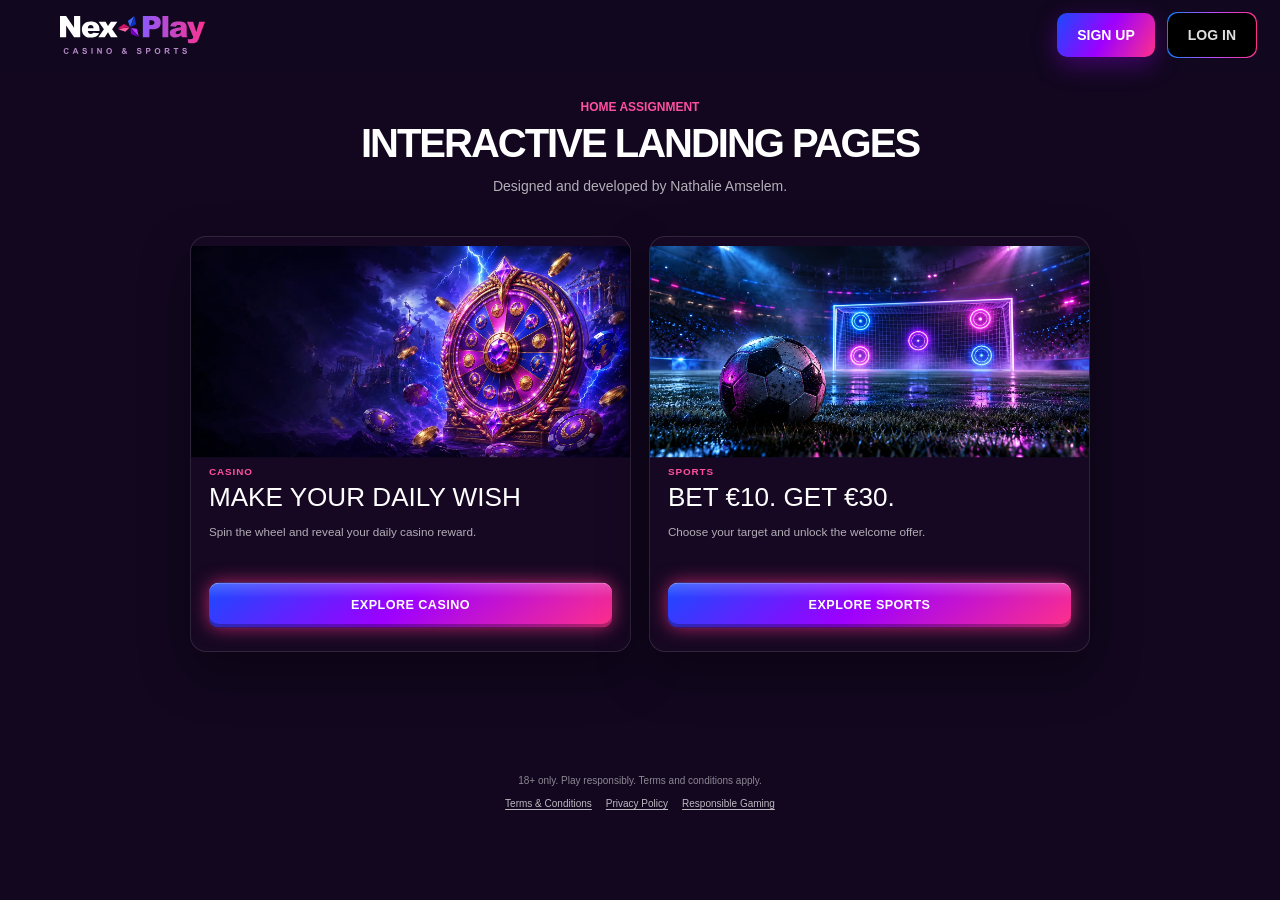
<file: index.html>
<!doctype html>
<html lang="en">

<head>
    <meta charset="UTF-8" />
    <meta name="viewport" content="width=device-width, initial-scale=1, viewport-fit=cover" />
    <meta id="metaDescription" name="description" content="" />

    <title>Interactive Landing Pages | Nathalie Amselem</title>
    <link id="favicon" rel="icon" type="image/svg+xml" href="img/icon.svg" />

    <link rel="stylesheet" href="assets/styles.css" />
    <script src="assets/index.js" defer></script>

    <meta property="og:title" content="Interactive Landing Pages | Nathalie Amselem">
    <meta property="og:description"
        content="Interactive casino and sports landing pages designed and developed by Nathalie Amselem.">
    <meta property="og:image" content="https://natams.github.io/nexplay-landing-pages/img/preview.png">
    <meta property="og:image:width" content="1200">
    <meta property="og:image:height" content="627">
    <meta property="og:url" content="https://natams.github.io/nexplay-landing-pages/">
    <meta property="og:type" content="website">
    <meta property="og:image:secure_url" content="https://natams.github.io/nexplay-landing-pages/img/preview.png">
    <meta property="og:image:type" content="image/png">
    <meta property="og:image:alt" content="Interactive casino and sports landing pages by Nathalie Amselem">
</head>

<body>
    <main class="home-page" id="landingPage">
        <header class="site-header">
            <a class="site-logo" id="siteLogoLink" href="#" aria-label="NexPlay home">
                <img id="siteLogo" src="img/logo.svg" alt="NexPlay" width="145" height="40" />
            </a>

            <nav class="header-actions" aria-label="Account actions">
                <a class="signup-link" id="signupLink" href="#"> </a>

                <a class="login-link" id="loginLink" href="#"> </a>
            </nav>
        </header>

        <section class="experience-section" aria-labelledby="experienceTitle">
            <div class="experience-heading">
                <p id="pageLabel"></p>

                <h1 id="experienceTitle"></h1>

                <span id="pageAuthor"></span>
            </div>

            <div class="experience-grid" id="experienceGrid"></div>
        </section>
    </main>

    <footer class="legal-footer">
        <p id="legalText"></p>

        <nav class="legal-links" id="legalLinks" aria-label="Legal links"></nav>
    </footer>
</body>

</html>
</file>
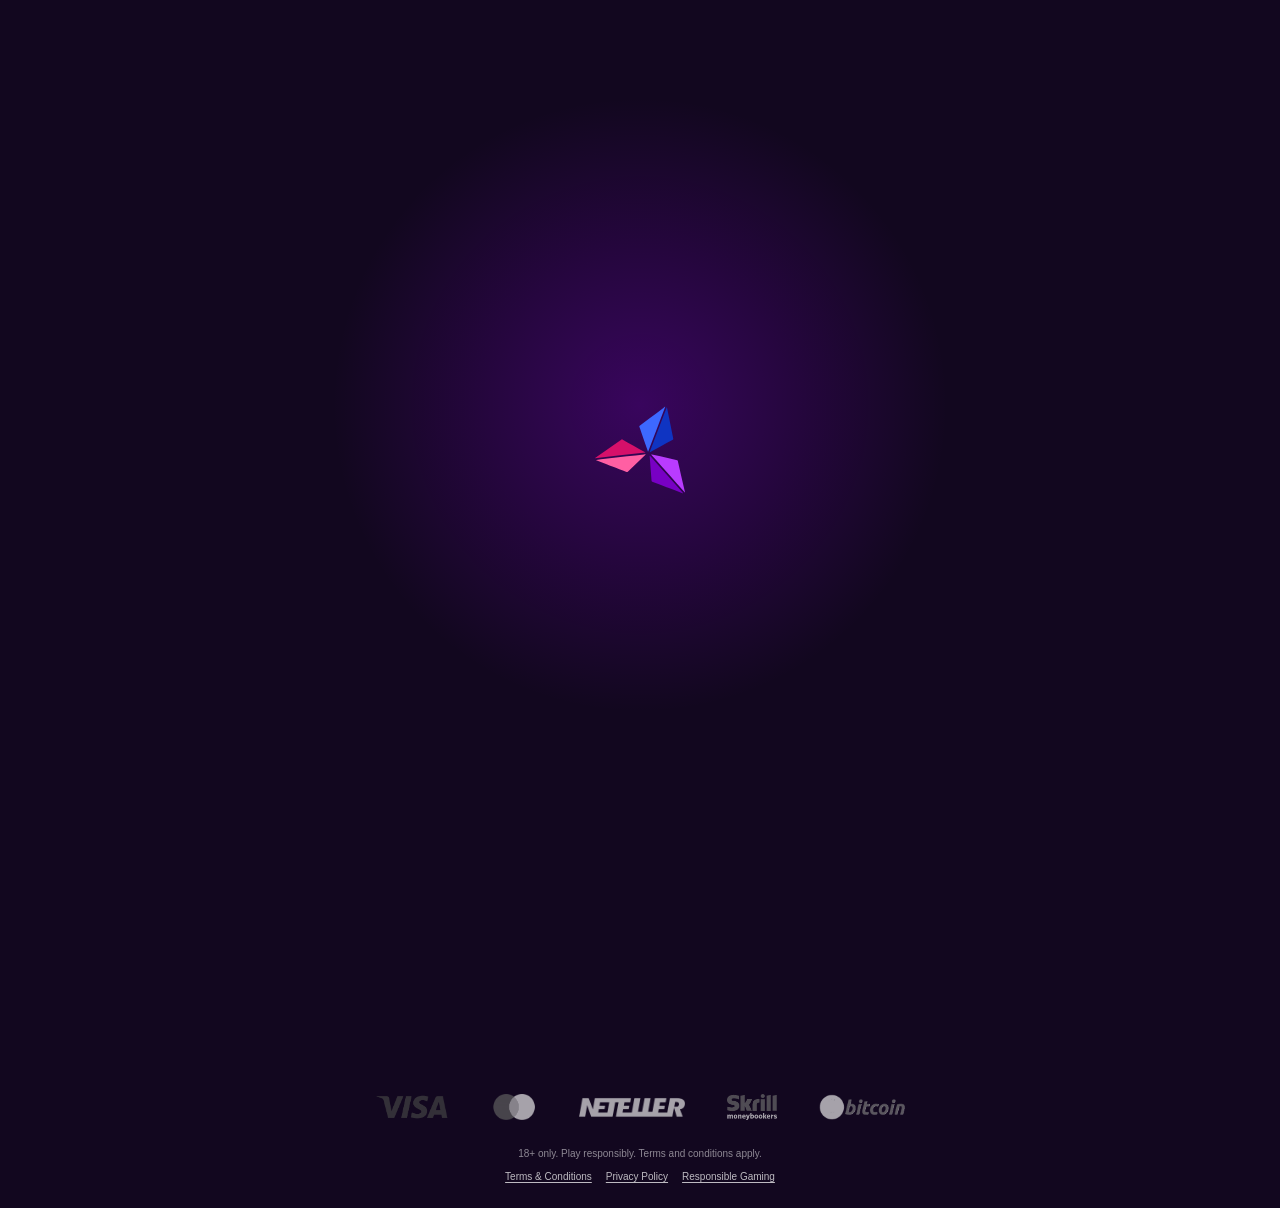
<file: casino/casino.html>
<!doctype html>
<html lang="en">

<head>
    <meta charset="UTF-8" />
    <meta name="viewport" content="width=device-width, initial-scale=1, viewport-fit=cover" />
    <meta id="metaDescription" name="description" content="" />

    <title>NexPlay Casino</title>
    <link rel="icon" type="image/svg+xml" href="img/icon.svg" />

    <link rel="stylesheet" href="../assets/styles.css" />
    <link rel="stylesheet" href="assets/casino.css" />

    <script src="assets/casino.js" defer></script>
</head>

<body>
    <div class="loading-screen" id="loadingScreen" role="status" aria-live="polite" aria-label="Loading experience">
        <div class="loading-icon-wrapper">
            <img class="loading-icon" src="img/icon.svg" alt="" width="90" height="90" />
        </div>
    </div>

    <main class="casino-page" id="landingPage" aria-hidden="true">
        <header class="site-header">
            <a class="site-logo" id="siteLogoLink" href="../index.html" aria-label="NexPlay home">
                <img id="siteLogo" src="img/logo.svg" alt="NexPlay" width="145" height="40" />
            </a>

            <nav class="header-actions" aria-label="Account actions">
                <a class="signup-link" id="signupLink" href="#">Sign Up</a>
                <a class="login-link" id="loginLink" href="#login">Log In</a>
            </nav>
        </header>

        <section class="casino-hero" aria-labelledby="casinoHeadline">
            <div class="casino-hero-image" aria-hidden="true"></div>
            <div class="casino-hero-overlay" aria-hidden="true"></div>

            <div class="casino-content">
                <div class="offer-panel">
                    <div class="wheel-stage">
                        <img class="wheel-title" id="wheelTitle" src="img/wheel-title.webp" alt="" aria-hidden="true" />

                        <div class="wheel" id="wheel">
                            <img class="wheel-frame" id="wheelFrame" src="img/wheel-frame.webp" alt=""
                                aria-hidden="true" />

                            <div class="wheel-disc-holder" id="wheelDisc">
                                <img src="img/wheel-disc.webp" alt="Daily reward wheel" />
                            </div>

                            <img class="wheel-pointer" id="wheelPointer" src="img/wheel-pointer.webp" alt=""
                                aria-hidden="true" />

                            <button class="wheel-spin-button" id="spinButton" type="button"
                                aria-label="Spin today's reward wheel">
                                <img id="wheelSpinButtonImage" src="img/wheel-spin-button.webp" alt=""
                                    aria-hidden="true" />
                            </button>
                        </div>

                        <div class="spin-complete-popup" id="spinCompletePopup" aria-live="polite" aria-hidden="true">
                            <p class="spin-complete-label" id="spinCompleteLabel"></p>
                            <h2 id="spinCompleteTitle"></h2>
                        </div>
                    </div>

                    <div class="casino-copy">
                        <p class="pre-header" id="preHeader"></p>

                        <h1 id="casinoHeadline"></h1>

                        <p class="casino-intro" id="casinoIntro"></p>
                    </div>
                </div>
            </div>
        </section>

        <section class="how-it-works" id="howItWorks" aria-label="How it works"></section>
    </main>

    <div class="reward-popup" id="rewardPopup" role="dialog" aria-modal="true" aria-hidden="true"
        aria-labelledby="rewardTitle" aria-describedby="rewardDescription rewardTerms">
        <div class="reward-popup-backdrop" id="rewardPopupBackdrop" aria-hidden="true"></div>

        <section class="reward-card" id="rewardCard" tabindex="-1">
            <button class="reward-close-button" id="rewardCloseButton" type="button" aria-label="Close reward">
                ×
            </button>

            <p class="reward-label" id="rewardLabel"></p>

            <h2 id="rewardTitle"></h2>

            <p class="reward-description" id="rewardDescription"></p>

            <a class="claim-button" id="claimButton" href="#login"></a>

            <p class="reward-terms" id="rewardTerms"></p>
        </section>
    </div>

    <footer class="legal-footer">
        <div class="payment-section" aria-label="Supported payment methods">
            <div class="payment-logos" id="paymentLogos"></div>
        </div>

        <p id="legalText"></p>

        <nav class="legal-links" id="legalLinks" aria-label="Legal links"></nav>
    </footer>
</body>

</html>
</file>
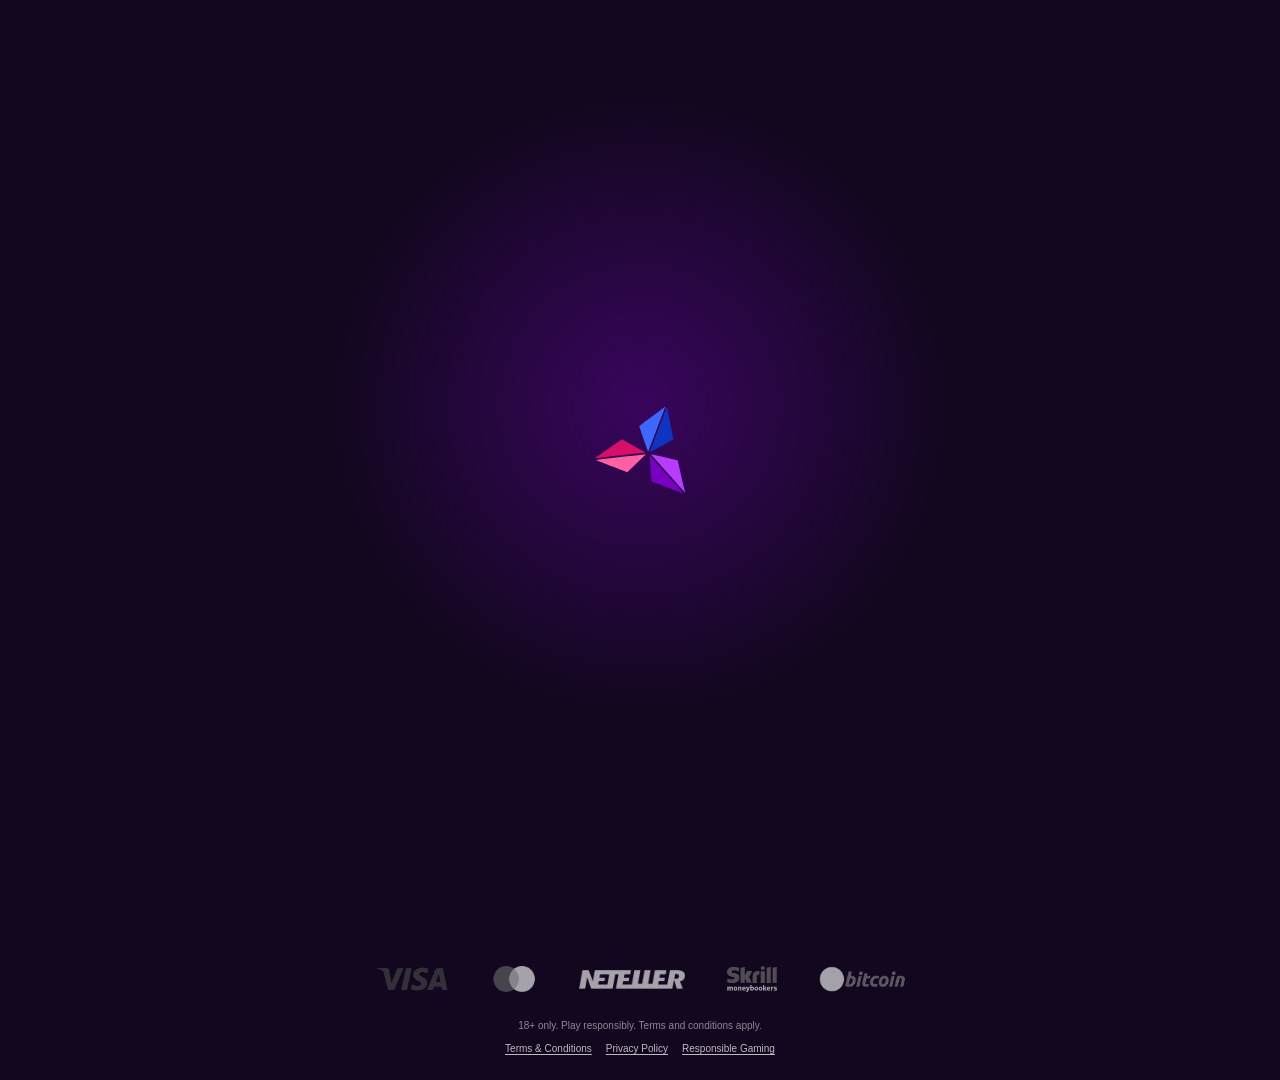
<file: sports/sports.html>
<!doctype html>
<html lang="en">

<head>
    <meta charset="UTF-8" />
    <meta name="viewport" content="width=device-width, initial-scale=1, viewport-fit=cover" />
    <meta id="metaDescription" name="description" content="" />

    <title>NexPlay Sports</title>

    <link rel="icon" type="image/svg+xml" href="img/icon.svg" />

    <link rel="stylesheet" href="../assets/styles.css" />
    <link rel="stylesheet" href="assets/sports.css" />

    <script src="assets/sports.js" defer></script>
</head>

<body>
    <div class="loading-screen" id="loadingScreen" role="status" aria-live="polite" aria-label="Loading experience">
        <div class="loading-icon-wrapper">
            <img class="loading-icon" id="loadingIcon" src="img/icon.svg" alt="" width="90" height="90" />
        </div>
    </div>

    <main class="sports-page" id="landingPage" aria-hidden="true">
        <header class="site-header">
            <a class="site-logo" id="siteLogoLink" href="#" aria-label="NexPlay home">
                <img id="siteLogo" src="img/logo.svg" alt="NexPlay" width="145" height="40" />
            </a>

            <nav class="header-actions" aria-label="Account actions">
                <a class="signup-link" id="signupLink" href="#"> </a>

                <a class="login-link" id="loginLink" href="#"> </a>
            </nav>
        </header>

        <section class="sports-hero" aria-labelledby="sportsHeadline">
            <div class="sports-hero-image" aria-hidden="true"></div>
            <div class="sports-hero-overlay" aria-hidden="true"></div>

            <div class="sports-hero-content">
                <div class="sports-offer-panel" id="sportsOfferPanel">
                    <p class="sports-pre-header" id="sportsPreHeader"></p>

                    <h1 id="sportsHeadline"></h1>

                    <p class="sports-intro" id="sportsIntro"></p>

                    <button class="sports-primary-button" id="sportsRevealButton" type="button"></button>
                </div>

                <div class="sports-match-list-stage" id="sportsMatchListStage" aria-hidden="true">
                    <div class="match-list-panel">
                        <div class="match-list-heading">
                            <p id="matchListPreHeader"></p>
                            <h2 id="matchListTitle"></h2>
                            <span id="matchListIntro"></span>
                        </div>

                        <div class="match-choice-grid" id="matchChoiceGrid"></div>

                        <div class="selection-summary" id="selectionSummary" aria-live="polite">
                            <span id="selectionSummaryLabel"></span>
                            <strong id="selectionSummaryText"></strong>
                        </div>

                        <button class="sports-confirm-button" id="sportsConfirmButton" type="button" disabled></button>

                        <div class="sports-offer-terms">
                            <p id="sportsTermsSummary"></p>

                            <button class="sports-terms-toggle" id="sportsTermsToggle" type="button"
                                aria-expanded="false" aria-controls="sportsTermsDetails" aria-label="Show offer terms">
                                <span class="sports-terms-toggle-icon" aria-hidden="true">⌄</span>
                                <span class="sports-terms-toggle-text">Offer terms</span>
                            </button>

                            <div class="sports-terms-details" id="sportsTermsDetails">
                                <div class="sports-terms-details-inner">
                                    <p id="sportsTermsDetailsText"></p>
                                </div>
                            </div>
                        </div>
                    </div>
                </div>

                <div class="sports-reward-stage" id="sportsRewardStage" aria-hidden="true">
                    <img class="reward-particles" id="rewardParticles" src="img/reward-particles.webp" alt=""
                        aria-hidden="true" />

                    <div class="sports-ticket">
                        <img class="sports-ticket-image" id="sportsTicketImage" src="img/reward-ticket.webp" alt=""
                            aria-hidden="true" />

                        <div class="sports-ticket-content">
                            <p class="sports-reward-label" id="sportsRewardLabel"></p>

                            <h2 id="sportsRewardTitle"></h2>

                            <strong class="sports-reward-prediction" id="sportsRewardPrediction"></strong>

                            <a class="sports-claim-button" id="sportsClaimButton" href="#"></a>

                            <p class="sports-reward-terms" id="sportsRewardTerms"></p>
                        </div>
                    </div>
                </div>
            </div>
        </section>
    </main>

    <footer class="legal-footer">
        <div class="payment-section" aria-label="Supported payment methods">
            <div class="payment-logos" id="paymentLogos"></div>
        </div>

        <p id="legalText"></p>

        <nav class="legal-links" id="legalLinks" aria-label="Legal links"></nav>
    </footer>
</body>

</html>
</file>
<file: assets/styles.css>
* {
    box-sizing: border-box;
}

html {
    background: #12071f;
}

body {
    min-height: 100vh;
    margin: 0;
    color: #ffffff;
    background: #12071f;
    font-family: 'Anton', sans-serif;
}

html,
body {
    width: 100%;
    overflow-x: hidden
}

body,
button,
a {
    font: inherit;
}

button,
a {
    -webkit-tap-highlight-color: transparent;
}

button {
    color: inherit;
}

a {
    color: inherit;
    text-decoration: none;
}

img {
    display: block;
    max-width: 100%;
}

.loading-screen {
    position: fixed;
    inset: 0;
    z-index: 1000;
    display: flex;
    flex-direction: column;
    align-items: center;
    justify-content: center;
    gap: 28px;
    transition: opacity 80ms ease, visibility 80ms ease;
    background: radial-gradient(circle at 50% 45%, rgba(157, 0, 255, 0.28), transparent 38%), #12071f;
}

.loading-screen.is-hidden {
    visibility: hidden;
    pointer-events: none;
    opacity: 0;
}

.loading-icon-wrapper {
    width: 90px;
    height: 90px;
    display: flex;
    align-items: center;
    justify-content: center;
}

.loading-icon {
    display: block;
    width: 90px;
    height: 90px;
    transform-origin: 60% 54%;
    animation: loading-icon-spin 900ms linear infinite;
}

@keyframes loading-icon-spin {
    from {
        transform: rotate(0deg);
    }

    to {
        transform: rotate(360deg);
    }
}

.site-header {
    position: absolute;
    top: 0;
    left: 0;
    background: #12071fc2;
    z-index: 600;
    display: flex;
    width: 100%;
    min-height: 50px;
    align-items: center;
    justify-content: space-between;
    padding: 8px 15px 8px 15px;
}

.site-logo {
    display: flex;
    width: 145px;
    align-items: center;
}

.site-logo img {
    width: 100%;
    height: auto;
}

.header-actions {
    display: flex;
    align-items: center;
    gap: 8px;
    text-transform: uppercase;
    margin: 8px 0px;
}

.login-link,
.signup-link {
    display: inline-flex;
    min-height: 36px;
    font-family: 'Anton', sans-serif;
    align-items: center;
    justify-content: center;
    border-radius: 10px;
    font-size: 12px;
    font-weight: 700;
    transition: transform 180ms ease, background 180ms ease;
}

.login-link:hover {
    background: linear-gradient(120deg, #194bff, #9d00ff, #ff308a);
}

.login-link::after {
    content: '';
    position: absolute;
    top: -1px;
    bottom: -1px;
    left: -1px;
    right: -1px;
    background: linear-gradient(to right, #0e82ff, #bc50ff, #ff308a);
    z-index: -1;
    border-radius: 10px;
}

.login-link {
    padding: 8px 12px 6px 12px;
    border-radius: 10px;
    font-weight: 700;
    color: #dedede;
    position: relative;
    background: #000000;
}

.signup-link {
    padding: 12px 15px;
    background: linear-gradient(120deg, #194bff, #9d00ff, #ff308a);
    box-shadow: 0 8px 24px rgba(157, 0, 255, 0.34);
}

.signup-link:hover {
    background: linear-gradient(120deg, #194bffb9, #9d00ffaf, #ff308aa1);
}

.payment-section {
    position: relative;
    z-index: 3;
    padding: 22px 16px 26px;
    text-align: center;
    background: #12071f;
}

.payment-logos {
    display: flex;
    flex-wrap: wrap;
    align-items: center;
    justify-content: center;
    gap: 18px 42px;
    margin: 0 auto;
}

.payment-logo {
    width: auto;
    height: 26px;
    object-fit: contain;
    opacity: 0.68;
    filter: grayscale(1) brightness(1.65) contrast(0.85);
}

.legal-footer {
    position: relative;
    z-index: 3;
    padding: 18px 16px 24px;
    text-align: center;
    color: rgba(255, 255, 255, 0.52);
    background: #12071f;
    font-family: Arial, Helvetica, sans-serif;
    font-size: 10px;
    line-height: 1.5;
}

.legal-footer p {
    max-width: 520px;
    margin: 0 auto 8px;
}

.legal-links {
    display: flex;
    flex-wrap: wrap;
    justify-content: center;
    gap: 8px 14px;
}

.legal-links a {
    color: rgba(255, 255, 255, 0.72);
    text-decoration: underline;
    text-underline-offset: 2px;
}

@media (max-width: 389px) {

    .login-link,
    .signup-link {
        font-size: 0.5em;
        padding: 4px 8px;
    }
}

/* INDEX PAGE */

.index-body {
    min-height: 100vh;
    background: #12071f;
}

.index-page {
    min-height: 100vh;
}

.experience-section {
    padding: 110px 16px 60px;
}

.experience-heading {
    width: 100%;
    max-width: 700px;
    margin: 0 auto 34px;
    text-align: center;
}

.experience-heading p {
    margin: 0 0 10px;
    color: #ff4fa3;
    font-family: Arial, Helvetica, sans-serif;
    font-size: 12px;
    font-weight: 800;
    text-transform: uppercase;
}

.experience-heading h1 {
    margin: 0;
    color: #ffffff;
    font-family: sans-serif;
    font-size: 44px;
    font-weight: 800;
    line-height: 0.95;
    text-transform: uppercase;
    letter-spacing: -2px;
}

.experience-heading span {
    display: block;
    margin-top: 14px;
    color: rgba(255, 255, 255, 0.68);
    font-family: Arial, Helvetica, sans-serif;
    font-size: 14px;
    line-height: 1.5;
}

.experience-grid {
    display: grid;
    width: 100%;
    max-width: 1000px;
    margin: 0 auto;
    gap: 20px;
}

.experience-card {
    overflow: hidden;
    border: 1px solid rgba(255, 255, 255, 0.12);
    border-radius: 18px;
    background: #160822;
    box-shadow: 0 22px 55px rgba(0, 0, 0, 0.36);
    transition: transform 180ms ease, border-color 180ms ease, box-shadow 180ms ease;
    padding: 10px 0px;
}

.experience-card:hover {
    transform: translateY(-5px);
    border-color: rgba(255, 79, 163, 0.45);
    box-shadow: 0 28px 65px rgba(0, 0, 0, 0.46), 0 0 28px rgba(157, 0, 255, 0.14);
}

.experience-image-link {
    display: block;
    overflow: hidden;
}

.experience-image {
    display: block;
    width: 100%;
    height: 210px;
    object-fit: cover;
    transition:
        transform 300ms ease;
}

.experience-card:hover .experience-image {
    transform: scale(1.03);
}

.experience-card-content {
    padding: 22px 20px 24px;
}

.experience-label {
    margin: 0 0 7px;
    color: #ff4fa3;
    font-family: Arial, Helvetica, sans-serif;
    font-size: 11px;
    font-weight: 800;
    letter-spacing: 1px;
    text-transform: uppercase;
}

.experience-card h2 {
    margin: 0;
    color: #ffffff;
    font-family: "Anton", Arial, Helvetica, sans-serif;
    font-size: 25px;
    font-weight: 400;
    line-height: 1.1;
    text-transform: uppercase;
}

.experience-description {
    min-height: 44px;
    margin: 12px 0 22px;
    color: rgba(255, 255, 255, 0.67);
    font-family: Arial, Helvetica, sans-serif;
    font-size: 13px;
    line-height: 1.55;
}

.experience-button {
    display: flex;
    width: 100%;
    min-height: 50px;
    font-weight: 600;
    align-items: center;
    justify-content: center;
    padding: 12px 20px 14px;
    border-radius: 11px;
    color: #ffffff;
    background: linear-gradient(180deg, rgba(255, 255, 255, 0.2), transparent 34%), linear-gradient(140deg, #194bff, #9d00ff 48%, #ff308a);
    box-shadow: inset 0 1px 0 rgba(255, 255, 255, 0.35), inset 0 -4px 0 rgba(18, 7, 31, 0.32), 0 5px 0 #6f075800, 0 0 20px rgba(255, 48, 138, 0.692);
    font-family: "Anton", Arial, Helvetica, sans-serif;
    font-size: 14px;
    letter-spacing: 0.5px;
    text-align: center;
    text-transform: uppercase;
    transition: transform 140ms ease, filter 140ms ease;
}

.experience-button:hover {
    filter: brightness(1.1);
}

.experience-button:active {
    transform: scale(0.98);
}

@media (max-width: 389px) {
    .site-logo {
        width: 125px;
    }

    .login-link,
    .signup-link {
        min-height: 32px;
        padding: 6px 9px;
        font-size: 9px;
    }

    .experience-heading h1 {
        font-size: 39px;
    }

    .experience-heading span {
        width: 90%;
    }
}

@media (min-width: 600px) {
    .site-header {
        padding: 5px 24px 5px 60px;
    }

    .site-logo {
        width: 145px;
    }

    .header-actions {
        gap: 13px;
    }

    .login-link,
    .signup-link {
        min-height: 44px;
        padding: 10px 20px;
        font-size: 14px;
    }
}

@media (min-width: 700px) {
    .experience-section {
        padding: 100px 30px 80px;
    }

    .experience-heading {
        margin-bottom: 1em;
    }

    .experience-heading h1 {
        font-size: 2.5em;
    }

    .experience-grid {
        grid-template-columns: 1fr 1fr;
        min-height: 430px;
        transform: scale(0.9);
    }

    .experience-image {
        height: 235px;
    }

    .experience-card-content {
        padding: 10px 20px 16px;
    }

    .experience-card h2 {
        font-size: 29px;
    }
}
</file>
<file: casino/assets/casino.css>
.casino-page {
  min-height: 100vh;
  opacity: 0;
  transition: opacity 250ms ease;
}

.casino-page.is-ready {
  opacity: 1;
}

.casino-hero {
  position: relative;
  min-height: 100vh;
  overflow: hidden;
  background: #12071f;
}

.casino-hero-image {
  position: absolute;
  inset: 0;
  z-index: 0;
  background-image: url("../img/mobile-bg.webp");
  background-position: center top;
  background-repeat: no-repeat;
  background-size: cover;
}

.casino-hero-overlay {
  position: absolute;
  inset: 0;
  z-index: 1;
  background: linear-gradient(180deg,
      rgba(18, 7, 31, 0.03),
      rgba(18, 7, 31, 0.08) 45%,
      rgba(18, 7, 31, 0.62) 100%);
}

.casino-content {
  position: relative;
  z-index: 2;
  width: 100%;
  padding: 78px 0 38px;
}

.offer-panel {
  width: 100%;
  margin: 0 auto;
  text-align: center;
  display: flex;
  /* gap: 20px; */
  align-items: center;
  flex-direction: column-reverse;
}

.wheel-stage {
  position: relative;
  width: 390px;
  height: 455px;
  margin: -50px auto 0 auto;
}

.wheel-title {
  position: absolute;
  top: 28px;
  left: 50%;
  z-index: 8;
  width: 300px;
  height: auto;
  margin: 0;
  transform: translateX(-50%);
  pointer-events: none;
}

.wheel {
  position: absolute;
  top: 70px;
  left: 50%;
  width: 390px;
  height: 390px;
  transform: translateX(-50%);
}

.wheel-frame {
  position: absolute;
  top: 50%;
  left: 50%;
  z-index: 1;
  width: 390px;
  height: auto;
  transform: translate(-50%, -50%);
  pointer-events: none;
}

.wheel-disc-holder {
  position: absolute;
  top: 47.3%;
  left: 50%;
  z-index: 2;
  width: 317px;
  height: 317px;
  transform: translate(-50%, -50%) rotate(0deg);
  transform-origin: 50% 50%;
  will-change: transform;
}

.wheel-disc-holder img {
  display: block;
  width: 100%;
  height: 100%;
  object-fit: contain;
  border-radius: 50%;
  pointer-events: none;
}

.wheel-pointer {
  position: absolute;
  top: 16px;
  left: 50%;
  z-index: 9;
  width: 34px;
  height: auto;
  transform: translateX(-50%);
  pointer-events: none;
}

.wheel-spin-button {
  position: absolute;
  top: 48%;
  left: 50%;
  z-index: 10;
  width: 117px;
  height: 134px;
  margin: 0;
  padding: 0;
  border: 0;
  background: transparent;
  transform: translate(-50%, -50%);
  cursor: pointer;
  transition:
    transform 140ms ease,
    filter 140ms ease;
}

.wheel-spin-button img {
  display: block;
  width: 100%;
  height: 100%;
  object-fit: contain;
  pointer-events: none;
}

.wheel-spin-button:hover {
  filter: brightness(1.08);
}

.wheel-spin-button:active {
  transform: translate(-50%, -50%) scale(0.96);
}

.wheel-spin-button:disabled {
  cursor: default;
}

.casino-copy {
  width: 90%;
  margin: 1em auto 0em auto;
  padding: 2em 0em 2em 0em;
  /* border: 1px solid rgba(255, 255, 255, 0.12); */
  border-radius: 18px;
  background: #12071fb0;
  box-shadow: 0 22px 60px rgba(5, 0, 12, 0.254);
  backdrop-filter: blur(2px);
  transition: opacity 400ms ease, transform 400ms ease, visibility 400ms ease;
  text-align: center;
}

.pre-header,
.reward-label {
  margin: 0 0 1em 0em;
  color: #ff308a;
  font-family: Arial, Helvetica, sans-serif;
  font-size: 13px;
  font-weight: 800;
  text-transform: uppercase;
}

.offer-panel h1 {
  width: 350px;
  max-width: 100%;
  margin: 0 auto;
  color: #ffffff;
  font-family: sans-serif;
  font-size: 3.5em;
  font-weight: 800;
  line-height: 0.9;
  text-transform: uppercase;
  letter-spacing: -4px;
  text-shadow: 0 6px 24px rgba(0, 0, 0, 0.55);
}

.casino-intro {
  width: 270px;
  max-width: 100%;
  margin: 14px auto 0;
  color: rgba(255, 255, 255, 0.86);
  font-family: Arial, Helvetica, sans-serif;
  font-size: 12px;
  line-height: 1.45;
}

.how-it-works {
  display: grid;
  gap: 10px;
  padding: 32px 14px 38px;
  background: #12071f;
}

.step-card {
  position: relative;
  display: flex;
  width: 250px;
  min-height: 84px;
  margin: 0 auto;
  align-items: center;
  overflow: hidden;
  padding: 16px 18px 16px 100px;
  border: 1px solid rgba(255, 255, 255, 0.1);
  border-radius: 14px;
  background:
    linear-gradient(105deg,
      rgba(157, 0, 255, 0.16),
      rgba(255, 48, 138, 0.06)),
    #1a0d29;
}

.step-number {
  position: absolute;
  top: 50%;
  left: 10px;
  transform: translateY(-50%);
  color: #ffffff71;
  font-style: italic;
  font-family: sans-serif;
  font-size: 6em;
}

.step-card h3 {
  margin: 0;
  color: rgba(255, 255, 255, 0.82);
  font-family: sans-serif;
  font-size: 15px;
  line-height: 1.15;
  text-transform: uppercase;
  font-weight: 600;
  letter-spacing: 0.3px;
  letter-spacing: -0.8px;
}

.reward-popup {
  position: fixed;
  inset: 0;
  z-index: 700;
  display: flex;
  align-items: center;
  justify-content: center;
  padding: 18px;
  opacity: 0;
  visibility: hidden;
  pointer-events: none;
  transition:
    opacity 300ms ease,
    visibility 300ms ease;
}

.reward-popup.is-visible {
  opacity: 1;
  visibility: visible;
  pointer-events: auto;
}

.reward-popup-backdrop {
  position: absolute;
  inset: 0;
  background: rgba(6, 1, 13, 0.78);
  backdrop-filter: blur(8px);
}

.reward-card {
  position: relative;
  z-index: 2;
  width: 345px;
  padding: 28px 22px 22px;
  border: 1px solid rgba(255, 255, 255, 0.18);
  border-radius: 22px;
  text-align: center;
  background:
    radial-gradient(circle at 50% 0,
      rgba(157, 0, 255, 0.34),
      transparent 52%),
    linear-gradient(180deg,
      #291067,
      #17062e);
  box-shadow:
    0 28px 70px rgba(0, 0, 0, 0.66),
    0 0 36px rgba(157, 0, 255, 0.25);
  transform: translateY(20px) scale(0.94);
  transition: transform 320ms ease;
}

.reward-popup.is-visible .reward-card {
  transform: translateY(0) scale(1);
}

.reward-card.is-no-reward {
  padding-bottom: 28px;
}

.reward-card h2 {
  max-width: 300px;
  margin: 0 auto;
  color: #ffffff;
  font-family: sans-serif;
  font-size: 50px;
  font-weight: 800;
  line-height: 0.9;
  text-transform: uppercase;
  letter-spacing: -1px;
  text-shadow: 0 5px 24px rgba(18, 7, 31, 0.8);
}

.reward-description {
  width: 270px;
  max-width: 100%;
  margin: 14px auto 14px;
  color: rgba(255, 255, 255, 0.76);
  font-family: Arial, Helvetica, sans-serif;
  font-size: 13px;
  line-height: 1.4;
}

.claim-button {
  position: relative;
  display: flex;
  width: 100%;
  min-height: 52px;
  align-items: center;
  justify-content: center;
  overflow: hidden;
  padding: 12px 20px 14px;
  border-radius: 12px;
  color: #ffffff;
  background: linear-gradient(140deg,
      #194bff,
      #9d00ff 48%,
      #ff308a);
  box-shadow:
    inset 0 -4px 0 rgba(18, 7, 31, 0.34),
    0 5px 0 #6f075800,
    0 0 24px rgba(255, 48, 138, 0.4);
  font-family: "Anton", Arial, Helvetica, sans-serif;
  font-size: 16px;
  font-weight: 600;
  text-decoration: none;
  text-transform: uppercase;
  margin: 0.3em 0em 1em 0em;
}

.claim-button.is-hidden {
  display: none;
}

.claim-button::before {
  content: "";
  position: absolute;
  top: 2px;
  left: 7%;
  width: 86%;
  height: 42%;
  border-radius: 10px 10px 50% 50%;
  background: linear-gradient(180deg,
      rgba(255, 255, 255, 0.42),
      rgba(255, 255, 255, 0.08));
  pointer-events: none;
}

.claim-button:hover {
  transform: translateY(-2px);
  box-shadow: 0 15px 36px rgba(157, 0, 255, 0.46);
}

.reward-terms {
  width: 290px;
  max-width: 100%;
  margin: 15px auto 0;
  color: rgba(255, 255, 255, 0.42);
  font-family: Arial, Helvetica, sans-serif;
  font-size: 9px;
  line-height: 1.4;
}

.config-error {
  display: flex;
  min-height: 100vh;
  flex-direction: column;
  align-items: center;
  justify-content: center;
  padding: 30px;
  text-align: center;
  background: #12071f;
}

.config-error h1 {
  margin: 0 0 14px;
  color: #ffffff;
  font-family: sans-serif;
  font-size: 44px;
}

.config-error p {
  margin: 0;
  color: rgba(255, 255, 255, 0.75);
  font-family: Arial, Helvetica, sans-serif;
  font-size: 14px;
}

.reward-close-button {
  position: absolute;
  top: 12px;
  right: 14px;
  z-index: 5;
  display: flex;
  width: 34px;
  height: 34px;
  align-items: center;
  justify-content: center;
  padding: 0;
  border: 0;
  color: #fff;
  background: none;
  font-family: Arial, Helvetica, sans-serif;
  font-size: 24px;
  font-weight: 300;
  line-height: 1;
  cursor: pointer;
  transition: color 140ms ease, background 140ms ease, transform 140ms ease;
}

.reward-close-button:hover {
  color: #fff;
  background: rgba(255, 255, 255, .13);
  transform: scale(1.05);
}

.wheel-stage {
  height: 455px;
}

.casino-page.has-completed-spin .wheel {
  filter: blur(4px) brightness(.45);
  transform-origin: center;
  pointer-events: none;
  transition: filter 350ms ease;
}

.casino-page.has-completed-spin .wheel-title {
  opacity: .35;
  filter: blur(2px);
  transition: opacity 350ms ease, filter 350ms ease;
}

.spin-complete-popup {
  position: absolute;
  top: 52%;
  left: 50%;
  z-index: 20;
  width: 250px;
  padding: 18px 18px 17px;
  opacity: 0;
  visibility: hidden;
  pointer-events: none;
  border: 1px solid rgba(255, 255, 255, .16);
  border-radius: 16px;
  background: rgba(18, 7, 31, .94);
  box-shadow: 0 22px 55px rgba(0, 0, 0, .48), 0 0 26px rgba(157, 0, 255, .16);
  backdrop-filter: blur(10px);
  text-align: center;
  transform: translate(-50%, -42%) scale(.94);
  transition: opacity 280ms ease, visibility 280ms ease, transform 320ms cubic-bezier(.18, .88, .28, 1.1);
}

.spin-complete-popup.is-visible {
  opacity: 1;
  visibility: visible;
  transform: translate(-50%, -50%) scale(1);
}

.spin-complete-label {
  margin: 0 0 14px;
  color: #ff4fa3;
  font-family: Arial, Helvetica, sans-serif;
  font-size: 10px;
  font-weight: 800;
  text-transform: uppercase;
  letter-spacing: -1px;
}

.spin-complete-popup h2 {
  margin: 0;
  color: #fff;
  font-family: sans-serif;
  font-size: 28px;
  font-weight: 800;
  letter-spacing: -2px;
  line-height: 1;
  text-transform: uppercase;
}


@media (max-width: 389px) {

  .casino-content {
    padding-top: 76px;
  }

  .offer-panel {
    max-width: 360px;
    gap: 0px;
  }

  .wheel-stage,
  .casino-copy {
    transform: scale(0.85);
    width: 100%;
  }

  .wheel-stage {
      margin: -100px auto 0 auto;
    z-index: 999;
  }

  .casino-copy {
    margin: 1em auto 0em auto;
  }
}


@media (min-width: 800px) {
  .casino-hero-image {
    background-image: url("../img/desktop-bg.webp");
  }

  .casino-content {
    display: flex;
    align-items: center;
    justify-content: center;
    width: 100%;
    min-height: 100vh;
    padding: 80px 20px 40px;
    box-sizing: border-box;
  }

  .offer-panel {
    display: flex;
    flex-direction: row;
    align-items: center;
    justify-content: center;
    width: 100%;
    max-width: 1000px;
    margin: 0 auto;
    gap: 10px;
  }

  .wheel-stage {
    flex: 0 0 50%;
    width: 50%;
    height: 455px;
    margin: 0;
    transform: scale(1.2);
    transform-origin: center;
  }

  .casino-copy {
    flex: 0 0 37%;
    width: 50%;
    margin: 0;
    padding: 30px;
    box-sizing: border-box;
    text-align: center;
  }

  .pre-header {
    margin: 0 0 10px;
    font-size: 15px;
    text-align: center;
  }

  .offer-panel h1 {
    width: 100%;
    max-width: 440px;
    margin: 0 auto;
    font-size: 4em;
    line-height: 0.9;
    text-align: center;
  }

  .casino-intro {
    width: 100%;
    max-width: 380px;
    margin: 16px auto 0;
    font-size: 15px;
    text-align: center;
  }

  .how-it-works {
    grid-template-columns: repeat(3, 1fr);
    gap: 14px;
    width: 100%;
    max-width: 826px;
    margin: 0 auto;
  }

  .step-card {
    width: 100%;
  }

  .reward-card {
    width: 400px;
  }

  .reward-card h2 {
    font-size: 3em;
  }
}

@media (prefers-reduced-motion:reduce) {

  *,
  *::before,
  *::after {
    animation-duration: 1ms !important;
    animation-iteration-count: 1 !important;
    transition-duration: 1ms !important;
    scroll-behavior: auto !important;
  }
}
</file>
<file: sports/assets/sports.css>
.sports-page {
    min-height: 100vh;
    opacity: 0;
    background: #12071f;
    transition: opacity 300ms ease;
}

.sports-page.is-ready {
    opacity: 1;
}

.sports-hero {
    position: relative;
    display: flex;
    min-height: 100svh;
    align-items: center;
    justify-content: center;
    overflow: hidden;
    padding: 94px 16px 34px;
    background: #05000f;
}

.sports-hero-image {
    position: absolute;
    inset: 0;
    z-index: 0;
    background-image: url("../img/mobile-sports-bg.webp");
    background-position: center -100px;
    background-repeat: no-repeat;
    background-size: cover;
}

.sports-hero-overlay {
    position: absolute;
    inset: 0;
    z-index: 1;
    background: linear-gradient(180deg, rgba(18, 7, 31, .04) 0%, rgba(18, 7, 31, .08) 45%, rgba(18, 7, 31, .78) 86%, #12071f 100%);
}

.sports-hero-content {
    position: relative;
    z-index: 2;
    display: flex;
    width: 100%;
    min-height: calc(100svh - 128px);
    align-items: flex-end;
    justify-content: center;
    padding-bottom: 20px;
}

.sports-offer-panel {
    width: 320px;
    padding: 0 10px 10px;
    border-radius: 24px;
    text-align: center;
    background: linear-gradient(180deg, rgba(18, 7, 31, 0), rgba(18, 7, 31, .74) 20%, rgba(18, 7, 31, .96) 100%);
    box-shadow: 0 24px 70px rgba(0, 0, 0, .28);
    transition: opacity 400ms ease, transform 400ms ease, visibility 400ms ease;
}

.sports-offer-panel.is-hidden {
    opacity: 0;
    visibility: hidden;
    pointer-events: none;
    transform: translateY(-28px) scale(.96);
}

.sports-pre-header {
    margin: 0 0 10px;
    color: #ff308a;
    font-family: Arial, Helvetica, sans-serif;
    font-size: 16px;
    font-weight: 800;
    text-transform: uppercase;
}

.sports-offer-panel h1 {
    max-width: 360px;
    margin: 0 auto;
    color: #fff;
    font-family: sans-serif;
    font-size: 3.5em;
    font-weight: 800;
    line-height: .9;
    letter-spacing: -4px;
    text-transform: uppercase;
    text-shadow: 0 6px 28px rgba(18, 7, 31, .75);
}

.sports-intro {
    max-width: 310px;
    margin: 18px auto 22px;
    color: rgba(255, 255, 255, .82);
    font-family: "Poppins", Arial, Helvetica, sans-serif;
    font-size: 14px;
    line-height: 1.5;
}

.sports-primary-button,
.sports-confirm-button,
.sports-claim-button {
    position: relative;
    display: inline-flex;
    min-height: 52px;
    align-items: center;
    justify-content: center;
    padding: 12px 28px 15px;
    overflow: hidden;
    border: 0;
    border-radius: 12px;
    color: #fff;
    background: linear-gradient(180deg, rgba(255, 255, 255, .22) 0%, rgba(255, 255, 255, 0) 34%), linear-gradient(140deg, #194bff 0%, #9d00ff 46%, #ff308a 78%, #ff308a 100%);
    font-family: "Anton", Arial, Helvetica, sans-serif;
    font-size: 15px;
    line-height: 1;
    letter-spacing: .03em;
    text-decoration: none;
    font-weight: 700;
    text-transform: uppercase;
    cursor: pointer;
    transition: transform 140ms ease, filter 140ms ease, opacity 140ms ease;
}

.sports-primary-button {
    min-width: 230px;
    animation: sports-button-glow 1.8s ease-in-out infinite;
}

.sports-primary-button:hover,
.sports-confirm-button:hover:not(:disabled),
.sports-claim-button:hover {
    filter: brightness(1.1);
}

.sports-confirm-button:disabled {
    opacity: .35;
    cursor: not-allowed;
    filter: none;
}

.sports-match-list-stage,
.sports-reward-stage {
    position: absolute;
    top: 50%;
    left: 50%;
    opacity: 0;
    visibility: hidden;
    pointer-events: none;
    transform: translate(-50%, -44%) scale(.92);
    transition: opacity 400ms ease, transform 520ms cubic-bezier(.18, .88, .28, 1.14), visibility 400ms ease;
}

.sports-match-list-stage {
    width: min(94vw, 380px);
}

.sports-match-list-stage.is-visible,
.sports-reward-stage.is-visible {
    opacity: 1;
    visibility: visible;
    pointer-events: auto;
    transform: translate(-50%, -50%) scale(1);
}

.sports-match-list-stage.is-hidden {
    opacity: 0;
    visibility: hidden;
    pointer-events: none;
    transform: translate(-50%, -56%) scale(.95);
}

.match-list-panel {
    padding: 18px;
    border: 1px solid rgba(255, 255, 255, .1);
    border-radius: 22px;
    background: rgba(18, 7, 31, .96);
    box-shadow: 0 24px 70px rgba(0, 0, 0, .42);
    backdrop-filter: blur(10px);
}

.match-list-heading {
    margin: 0px 0 10px 0;
    text-align: center;
}

.match-list-heading p {
    margin: 1em 0 1.5em 0em;
    color: #ff4fa3;
    font-family: Arial, Helvetica, sans-serif;
    font-size: 12px;
    font-weight: 800;
    text-transform: uppercase;
}

.match-list-heading h2 {
    margin: 0;
    color: #fff;
    font-family: sans-serif;
    font-size: 34px;
    font-weight: 800;
    letter-spacing: -3px;
    line-height: 1;
    text-transform: uppercase;
}

.match-list-heading span {
    display: block;
    margin: 1em 0em 0em 0em;
    color: rgba(255, 255, 255, .55);
    font-family: Arial, Helvetica, sans-serif;
    font-size: 11px;
}

.match-choice-grid {
    display: grid;
    gap: 9px;
}

.match-choice-card {
    width: 100%;
    padding: 11px 12px;
    border: 1px solid rgba(255, 255, 255, .1);
    border-radius: 14px;
    color: #fff;
    background: linear-gradient(145deg, rgba(25, 75, 255, .08), rgba(157, 0, 255, .1), rgba(255, 48, 138, .05)), #1a0d29;
    transition: border-color 160ms ease, box-shadow 160ms ease;
}

.match-choice-card.has-selection {
    border-color: rgba(255, 48, 138, .45);
    box-shadow: 0 0 18px rgba(255, 48, 138, .08);
}

.match-choice-header {
    display: flex;
    justify-content: space-between;
    margin-bottom: 8px;
    font-family: Arial, Helvetica, sans-serif;
}

.match-choice-header span {
    color: #ff4fa3;
    font-size: 11px;
    font-weight: 800;
    text-transform: uppercase;
}

.match-choice-header small {
    color: #ffffff8a;
    font-size: 10px;
}

.match-choice-teams {
    display: grid;
    grid-template-columns: 1fr 24px 1fr;
    align-items: center;
    gap: 5px;
}

.match-choice-team {
    display: flex;
    align-items: center;
    gap: 7px;
    min-width: 0;
}

.match-choice-team:last-child {
    flex-direction: row-reverse;
    text-align: right;
}

.match-choice-team strong {
    min-width: 0;
    overflow: hidden;
    font-family: Arial, Helvetica, sans-serif;
    font-size: 10px;
    text-overflow: ellipsis;
    white-space: nowrap;
}

.match-choice-badge {
    display: flex;
    width: 30px;
    height: 30px;
    flex: 0 0 30px;
    align-items: center;
    justify-content: center;
    overflow: hidden;
    border-radius: 50%;
    background: rgba(255, 255, 255, .07);
}

.match-choice-badge img {
    width: 23px;
    height: 23px;
    object-fit: contain;
}

.match-choice-badge span {
    font-family: Arial, Helvetica, sans-serif;
    font-size: 8px;
    font-weight: 800;
}

.match-choice-vs {
    color: rgba(255, 255, 255, .3);
    font-family: Arial, Helvetica, sans-serif;
    font-size: 8px;
    font-weight: 800;
}

.match-choice-odds {
    display: grid;
    grid-template-columns: repeat(3, 1fr);
    gap: 5px;
    margin-top: 8px;
}

.match-odd-button {
    display: flex;
    min-height: 34px;
    align-items: center;
    justify-content: center;
    gap: 6px;
    border: 1px solid transparent;
    border-radius: 7px;
    color: #fff;
    background: rgba(255, 255, 255, .06);
    cursor: pointer;
    transition: transform 140ms ease, border-color 140ms ease, background 140ms ease, box-shadow 140ms ease, opacity 140ms ease;
}

.match-odd-button:hover:not(:disabled) {
    transform: translateY(-1px);
    background: rgba(255, 255, 255, .1);
}

.match-odd-button small {
    color: #ffffff6b;
    font-family: Arial, Helvetica, sans-serif;
    font-size: 9px;
    font-weight: 700;
}

.match-odd-button strong {
    font-family: Arial, Helvetica, sans-serif;
    font-size: 12px;
    font-weight: 800;
    font-variant-numeric: tabular-nums;
}

.match-odd-button.is-selected {
    border-color: #ff4fa3;
    background: linear-gradient(140deg, rgba(25, 75, 255, .32), rgba(157, 0, 255, .38), rgba(255, 48, 138, .3));
    box-shadow: 0 0 14px rgba(255, 48, 138, .2);
}

.match-odd-button.is-selected small {
    color: rgba(255, 255, 255, .7);
}

.match-odd-button.is-locked {
    opacity: .35;
}

.selection-summary {
    display: none;
    margin: 14px 0 10px;
    padding: 9px 12px;
    border: 1px solid rgba(255, 255, 255, .08);
    border-radius: 9px;
    background: rgba(255, 255, 255, .04);
    text-align: center;
}

.selection-summary.is-visible {
    display: flex;
    align-items: center;
    justify-content: space-between;
    gap: 10px;
}

.selection-summary span {
    color: #ffffff73;
    font-family: Arial, Helvetica, sans-serif;
    font-size: 10px;
    font-weight: 700;
    text-transform: uppercase;
}

.selection-summary strong {
    color: #fff;
    font-family: Arial, Helvetica, sans-serif;
    font-size: 11px;
    font-weight: 700;
}

.sports-confirm-button {
    width: 100%;
    min-height: 44px;
    margin-top: 4px;
    padding: 10px 18px 12px;
    font-size: 12px;
}

.sports-offer-terms {
    margin-top: 12px;
    text-align: center;
}

.sports-offer-terms>p {
    margin: 0;
    color: #ffffff97;
    font-family: Arial, Helvetica, sans-serif;
    font-size: 9px;
    line-height: 1.4;
}

.sports-terms-toggle {
    display: inline-flex;
    align-items: center;
    justify-content: center;
    gap: 4px;
    margin: 12px auto 0px auto;
    padding: 0;
    border: 0;
    color: #ffffff81;
    background: none;
    cursor: pointer;
    font-family: Arial, Helvetica, sans-serif;
    font-size: 9px;
    font-weight: 400;
    line-height: 1;
    transition: color 140ms ease;
}

.sports-terms-toggle:hover {
    color: #fff;
}

.sports-terms-toggle-icon {
    display: inline-flex;
    align-items: center;
    justify-content: center;
    font-size: 15px;
    line-height: 1;
    color: #ffffffcc;
    transition: transform 280ms ease;
    margin: 0em 0em 0.87em 0em;
}

.sports-terms-toggle[aria-expanded="true"] .sports-terms-toggle-icon {
    transform: rotate(180deg);
    margin: 0.6em 0em 0em 0em;
}

.sports-terms-toggle-text {
    display: inline-block;
    font-size: 10px;
    line-height: 1;
    text-transform: none;
    letter-spacing: 0;
    color: #ffffffcc;
    text-decoration: underline;
}

.sports-terms-details {
    display: grid;
    grid-template-rows: 0fr;
    opacity: 0;
    margin-top: 0;
    margin: -8px auto 0px auto;
    transition: grid-template-rows 280ms ease, opacity 220ms ease, margin-top 280ms ease;
}

.sports-terms-details.is-open {
    grid-template-rows: 1fr;
    opacity: 1;
}

.sports-terms-details-inner {
    overflow: hidden;
}

.sports-terms-details-inner p {
    margin: 0;
    padding: 8px 10px;
    border-radius: 8px;
    color: rgba(255, 255, 255, .44);
    background: rgba(255, 255, 255, .04);
    font-family: Arial, Helvetica, sans-serif;
    font-size: 9px;
    line-height: 1.45;
}

.sports-terms-details p {
    margin: 0;
    color: #ffffff81;
    font-family: Arial, Helvetica, sans-serif;
    font-size: 9px;
    line-height: 1.45;
}

.sports-reward-stage {
    z-index: 3;
    width: 450px;
    max-width: 450px;
}

.reward-particles {
    position: absolute;
    top: 50%;
    left: 50%;
    z-index: 0;
    width: 150%;
    max-width: none;
    opacity: 0;
    transform: translate(-50%, -50%) scale(.5);
    pointer-events: none;
}

.sports-reward-stage.is-visible .reward-particles {
    animation: particles-reveal 900ms 150ms ease forwards;
}

.sports-ticket {
    position: relative;
    z-index: 1;
    width: 100%;
    aspect-ratio: 2/3;
    filter: drop-shadow(0 24px 40px rgba(0, 0, 0, .52)) drop-shadow(0 0 22px rgba(157, 0, 255, .25));
}

.sports-ticket-image {
    position: absolute;
    inset: 0;
    width: 100%;
    height: 100%;
    object-fit: contain;
}

.sports-ticket-content {
    position: absolute;
    inset: 0 14%;
    display: flex;
    flex-direction: column;
    align-items: center;
    justify-content: center;
    text-align: center;
}

.sports-reward-label {
    margin: 0 0 12px;
    color: #ff5cab;
    font-family: Arial, Helvetica, sans-serif;
    font-size: 12px;
    font-weight: 800;
    text-transform: uppercase;
}

.sports-ticket-content h2 {
    max-width: 220px;
    margin: 8px 0;
    color: #fff;
    font-family: sans-serif;
    font-size: 3em;
    font-weight: 800;
    letter-spacing: -3px;
    line-height: 1;
    text-transform: uppercase;
}

.sports-reward-prediction {
    display: block;
    margin: 14px 0 20px;
    color: #fff;
    font-family: Arial, Helvetica, sans-serif;
    font-size: 10px;
    font-weight: 700;
    text-align: center;
    text-transform: uppercase;
}

.sports-reward-prediction span {
    color: rgba(255, 255, 255, .44);
    font-family: Arial, Helvetica, sans-serif;
    font-size: 7px;
    font-weight: 700;
    text-transform: uppercase;
}

.sports-reward-prediction strong {
    color: #fff;
    font-family: Arial, Helvetica, sans-serif;
    font-size: 10px;
    font-weight: 700;
    text-transform: uppercase;
}

.sports-reward-prediction small {
    color: #ffffff73;
    font-family: Arial, Helvetica, sans-serif;
    font-size: 7px;
}

.sports-reward-description {
    max-width: 210px;
    margin: 10px auto 14px;
    color: #ffffffc2;
    font-family: "Poppins", Arial, Helvetica, sans-serif;
    font-size: .72em;
    line-height: 1.4;
}

.sports-claim-button {
    min-height: 42px;
    padding: 9px 22px 11px;
    border-radius: 10px;
    font-size: 14px;
}

.sports-claim-button::before {
    content: "";
    position: absolute;
    top: 2px;
    left: 7%;
    width: 86%;
    height: 42%;
    pointer-events: none;
    border-radius: 10px 10px 50% 50%;
    background: linear-gradient(#ffffff6b, #ffffff14);
}

.sports-reward-terms {
    max-width: 210px;
    margin: 20px 0 0;
    color: #ffffff6b;
    font-family: Arial, Helvetica, sans-serif;
    font-size: 9px;
    line-height: 1.35;
}

@keyframes sports-button-glow {

    0%,
    100% {
        box-shadow: inset 0 0 10px rgba(255, 255, 255, .14), 0 0 8px rgba(255, 48, 138, .45), 0 0 20px rgba(255, 48, 138, .35);
    }

    50% {
        box-shadow: inset 0 0 12px rgba(255, 255, 255, .2), 0 0 14px rgba(255, 48, 138, .9), 0 0 32px rgba(255, 48, 138, .7);
    }
}

@keyframes particles-reveal {
    0% {
        opacity: 0;
        transform: translate(-50%, -50%) scale(.5);
    }

    55% {
        opacity: 1;
    }

    100% {
        opacity: .82;
        transform: translate(-50%, -50%) scale(1);
    }
}

@media (max-width:390px) {
    .sports-offer-panel h1 {
        font-size: 3em;
    }

    .sports-match-list-stage {
        transform: translate(-50%, -50%) scale(0.9) !important;
    }

    .sports-reward-stage {
        width: 100%;
    }

    .sports-ticket-content {
        transform: scale(.72);
    }
}

@media (min-width:700px) {
    .sports-hero {
        padding: 110px 60px 44px;
    }

    .sports-hero-image {
        background-image: url("../img/desktop-sports-bg.webp");
        background-position: center 20px;
    }

    .sports-hero-content {
        align-items: center;
        padding-bottom: 0;
    }

    .sports-offer-panel {
        width: 360px;
        padding: 38px 10px 40px;
    }

    .sports-offer-panel h1 {
        width: 480px;
        margin: 0 auto;
        font-size: 4em;
    }

    .sports-intro {
        width: 390px;
    }

    .sports-match-list-stage {
        width: min(90vw, 900px);
    }

    .match-list-panel {
        padding: 24px;
    }

    .match-choice-header span {
        font-size: 10px;
    }

    .match-list-heading h2 {
        font-size: 46px;
    }

    .match-choice-grid {
        grid-template-columns: repeat(3, minmax(0, 1fr));
        gap: 14px;
    }

    .match-choice-card {
        display:flex;
        min-height:180px;
        flex-direction:column;
        padding:16px;
    }
    .match-choice-teams {
        display:grid;
        grid-template-columns:1fr 28px 1fr;
        align-items:start;
        margin-top:12px;
    }
    .match-choice-team {
        display:grid;
        grid-template-rows:52px 30px;
        justify-items:center;
        align-items:start;
        gap:8px;
    }
    .match-choice-team:last-child {
        display:grid;
        grid-template-rows:52px 30px;
        justify-items:center;
        align-items:start;
        text-align:center;
    }

    .match-choice-team strong {
        white-space: normal;
        text-align: center;
    }

        .match-choice-badge {
        width:52px;
        height:52px;
        flex-basis:52px;
    }
    .match-choice-badge img {
        width:44px;
        height:44px;
        object-fit:contain;
    }

    .match-choice-team strong {
        display:flex;
        height:30px;
        align-items:flex-start;
        justify-content:center;
        overflow:hidden;
        font-family:Arial,Helvetica,sans-serif;
        font-size:10px;
        line-height:1.15;
        text-align:center;
        white-space:normal;
    }
    .match-choice-vs {
        align-self:center;
        margin-top:19px;
    }
    .match-choice-odds {
        margin-top:14px;
    }

    .sports-confirm-button {
        width: 320px;
        margin: 16px auto 0;
        display: flex;
    }

    .selection-summary {
        width: 320px;
        margin: 16px auto 10px;
    }

    .sports-offer-terms {
        max-width: 440px;
        margin: 12px auto 0;
    }

    .sports-reward-stage {
        width: 330px;
        max-width: 330px;
    }

    .sports-reward-stage.is-visible {
        transform: translate(-50%, -50%) scale(1.4);
    }

    .sports-reward-label {
        font-size: 10px;
    }

    .sports-ticket-content h2 {
        font-size: 2em;
    }

    .sports-reward-description {
        max-width: 150px;
        margin: 6px auto 12px;
        font-size: 9px;
    }

    .sports-claim-button {
        min-height: 36px;
        padding: 8px 20px 10px;
        font-size: 12px;
    }

    .sports-reward-terms {
        max-width: 150px;
        margin: 14px 0 0;
        font-size: 6px;
    }
}

@media (prefers-reduced-motion:reduce) {

    *,
    *::before,
    *::after {
        animation-duration: 1ms !important;
        animation-iteration-count: 1 !important;
        transition-duration: 1ms !important;
        scroll-behavior: auto !important;
    }
}
</file>
